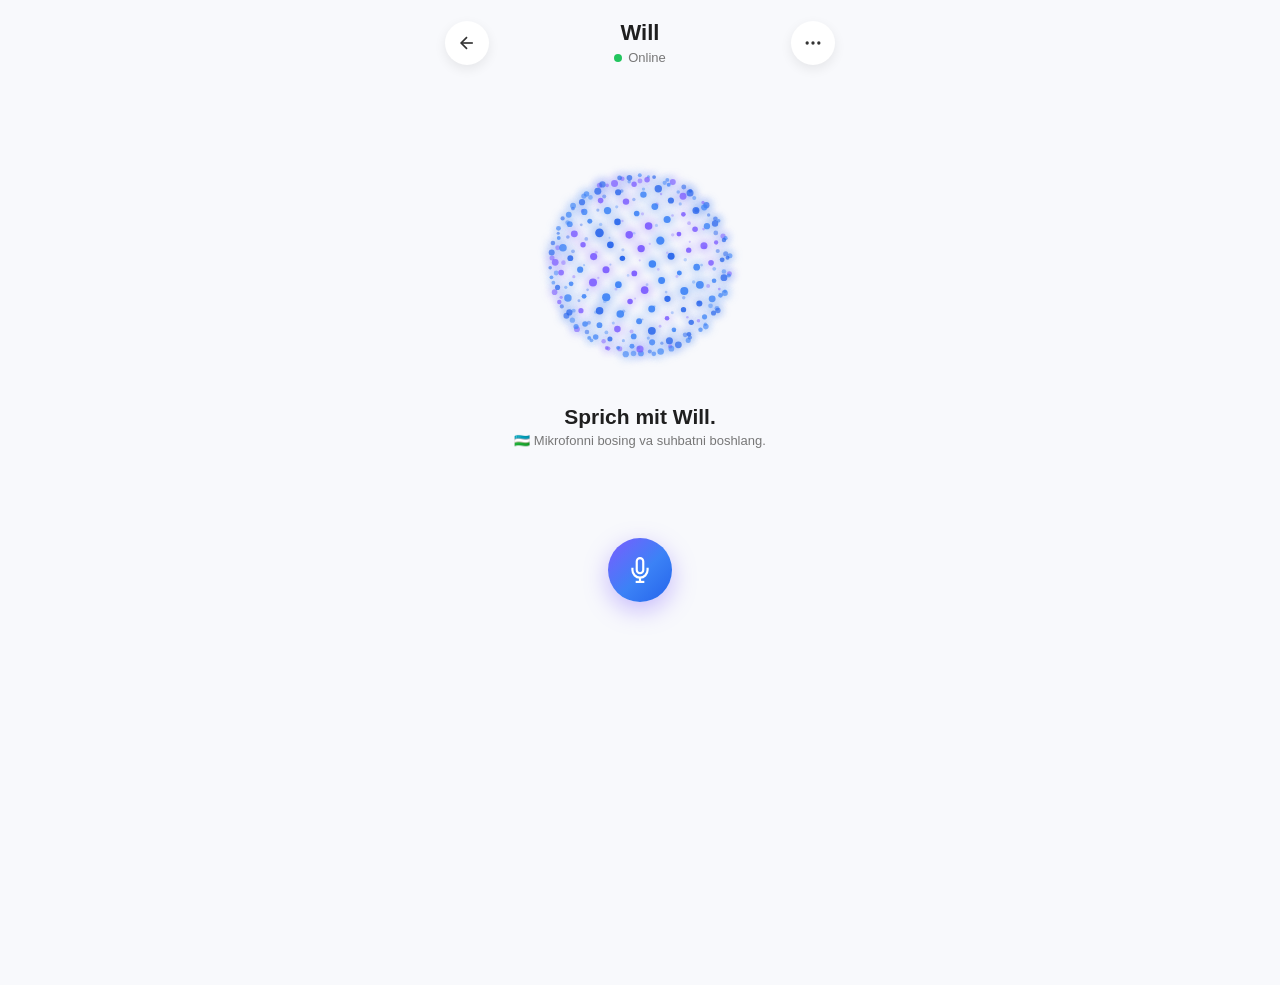
<file: pages/conversation.html>
<!DOCTYPE html>
<html lang="en">
<head>
<meta charset="UTF-8">
<meta name="viewport" content="width=device-width, initial-scale=1.0">

<title>Will Conversation</title>

<link rel="stylesheet" href="../css/conversation.css">
</head>

<body>

<div class="conversation-container">

<header class="conversation-header">

<button class="back-btn">
<svg viewBox="0 0 24 24" fill="none" stroke="currentColor" stroke-width="2">
<line x1="19" y1="12" x2="5" y2="12"></line>
<polyline points="12 19 5 12 12 5"></polyline>
</svg>
</button>

<div class="header-center">
<h2>Will</h2>
<p>
<span class="online-dot"></span>
Online
</p>
</div>

<button class="settings-btn" id="settingsBtn">
<svg viewBox="0 0 24 24" fill="none" stroke="currentColor" stroke-width="2">
<circle cx="12" cy="12" r="1"></circle>
<circle cx="19" cy="12" r="1"></circle>
<circle cx="5" cy="12" r="1"></circle>
</svg>
</button>

</header>

<main class="conversation-main">

<div class="orb-container">

<div class="orb-stage" id="orbStage">



<canvas id="orbCanvas"></canvas>

</div>

<div class="orb-text" id="orbText">
<h3>Sprich mit Will.</h3>
<p>🇺🇿 Mikrofonni bosing va suhbatni boshlang.</p>
</div>

<div class="subtitle-box is-hidden" id="subtitleBox">
<p class="german"></p>
<p class="uzbek"></p>
</div>

<button class="mic-btn" id="micBtn">

<svg id="micIcon"
viewBox="0 0 24 24"
fill="none"
stroke="currentColor"
stroke-width="2">

<path d="M12 1a3 3 0 0 0-3 3v8a3 3 0 0 0 6 0V4a3 3 0 0 0-3-3z"></path>

<path d="M19 10v2a7 7 0 0 1-14 0v-2"></path>

<line x1="12" y1="19" x2="12" y2="23"></line>

<line x1="8" y1="23" x2="16" y2="23"></line>

</svg>

</button>

<div class="browser-warning" id="browserWarning">

Brauzeringiz ovoz tanishni qo'llab-quvvatlamaydi.
Chrome yoki Edge'da oching.

</div>

</div>

</main>

</div>

<script src="../js/conversation.js"></script>

</body>
</html>
</file>
<file: css/conversation.css>
*{
    margin:0;
    padding:0;
    box-sizing:border-box;
}

body{
    font-family:-apple-system,BlinkMacSystemFont,'Segoe UI',Roboto,sans-serif;
    background:#F8F9FC;
}

.conversation-container{
    max-width:430px;
    min-height:100vh;
    margin:auto;
    padding:20px;
}

.conversation-header{
    display:flex;
    align-items:center;
    justify-content:space-between;
}

.back-btn,
.settings-btn{
    width:44px;
    height:44px;
    border:none;
    border-radius:50%;
    background:#fff;
    display:flex;
    align-items:center;
    justify-content:center;
    cursor:pointer;
    box-shadow:0 4px 12px rgba(0,0,0,.08);
    transition:.2s;
}

.back-btn:hover,
.settings-btn:hover{
    transform:scale(1.08);
}

.back-btn svg,
.settings-btn svg{
    width:20px;
    height:20px;
    color:#333;
}

.header-center{
    text-align:center;
}

.header-center h2{
    font-size:22px;
    font-weight:700;
    color:#1F1F1F;
}

.header-center p{
    display:flex;
    align-items:center;
    justify-content:center;
    gap:6px;
    margin-top:4px;
    font-size:13px;
    color:#777;
}

.online-dot{
    width:8px;
    height:8px;
    border-radius:50%;
    background:#22C55E;
}

.conversation-main{
    display:flex;
    justify-content:center;
    align-items:flex-start;
    min-height:100vh;
    padding-top:90px;
}

.orb-container{
    width:100%;
    display:flex;
    flex-direction:column;
    align-items:center;
    text-align:center;
}

.orb-stage{
    position:relative;
    width:220px;
    height:220px;
    margin:auto;
}

.halo{
    position:absolute;
    inset:-24px;
    border-radius:50%;
    background:radial-gradient(circle,
        rgba(124,92,255,.28) 0%,
        rgba(59,130,246,.16) 45%,
        rgba(37,99,235,.06) 65%,
        transparent 75%);
    filter:blur(20px);
    opacity:.7;
    animation:haloBreathe 4.2s ease-in-out infinite;
}

@keyframes haloBreathe{

0%,100%{
transform:scale(1);
opacity:.6;
}

50%{
transform:scale(1.06);
opacity:.85;
}

}

.orb-stage.state-listening .halo{
opacity:.95;
}

.orb-stage.state-thinking .halo{
opacity:.8;
}

.orb-stage.state-speaking .halo{
opacity:1;
}

#orbCanvas{
width:100%;
height:100%;
display:block;
position:relative;
}
.orb-text{
    width:100%;
    margin-top:30px;
    text-align:center;
    opacity:1;
    transform:translateY(0) scale(1);
    transition:opacity .3s ease, transform .3s ease;
}

.orb-text.is-hidden{
    opacity:0;
    transform:translateY(-10px) scale(.97);
    pointer-events:none;
}

.orb-text h3{
    font-size:21px;
    font-weight:700;
    color:#1F1F1F;
    margin-bottom:3px;
}

.orb-text p{
    font-size:13px;
    color:#777;
    line-height:1.4;
    margin:0;
}

.subtitle-box{
    margin-top:22px;
    height:44px;
    overflow:hidden;
    opacity:1;
    transition:opacity .3s ease, transform .3s ease;
}

.subtitle-box.is-hidden{
    opacity:0;
    transform:translateY(-10px);
    pointer-events:none;
}

.subtitle-box .german{
    font-size:15px;
    font-weight:600;
    color:#1F1F1F;
}

.subtitle-box .uzbek{
    font-size:13px;
    color:#888;
    margin-top:2px;
}

.mic-btn{
    margin-top:22px;
    width:64px;
    height:64px;
    border:none;
    border-radius:50%;
    cursor:pointer;
    position:relative;

    display:flex;
    align-items:center;
    justify-content:center;

    color:#fff;

    background:linear-gradient(
        135deg,
        #7C5CFF 0%,
        #3B82F6 55%,
        #2563EB 100%
    );

    box-shadow:0 8px 24px rgba(124,92,255,.4);
    transition:.2s;
}

.mic-btn:hover{
    transform:scale(1.05);
}

.mic-btn svg{
    width:26px;
    height:26px;
}

.mic-btn.mic-active{
    transform:scale(1.06);
    box-shadow:0 8px 30px rgba(124,92,255,.65);
}

.mic-btn::after{
    content:"";
    position:absolute;
    inset:-8px;
    border-radius:50%;
    border:2px solid rgba(124,92,255,.5);
    opacity:0;
    transform:scale(.8);
}

.mic-btn.mic-active::after{
    animation:micRipple 1.4s ease-out infinite;
}

@keyframes micRipple{

0%{
opacity:.7;
transform:scale(.9);
}

100%{
opacity:0;
transform:scale(1.5);
}

}

.mic-btn:disabled{
    opacity:.5;
    cursor:not-allowed;
}

.browser-warning{
    display:none;

    margin-top:16px;
    padding:8px 14px;

    max-width:280px;

    font-size:12px;
    color:#B45309;

    background:#FFFBEB;
    border:1px solid #FDE68A;
    border-radius:10px;
}

.browser-warning.is-visible{
    display:block;
}
</file>
